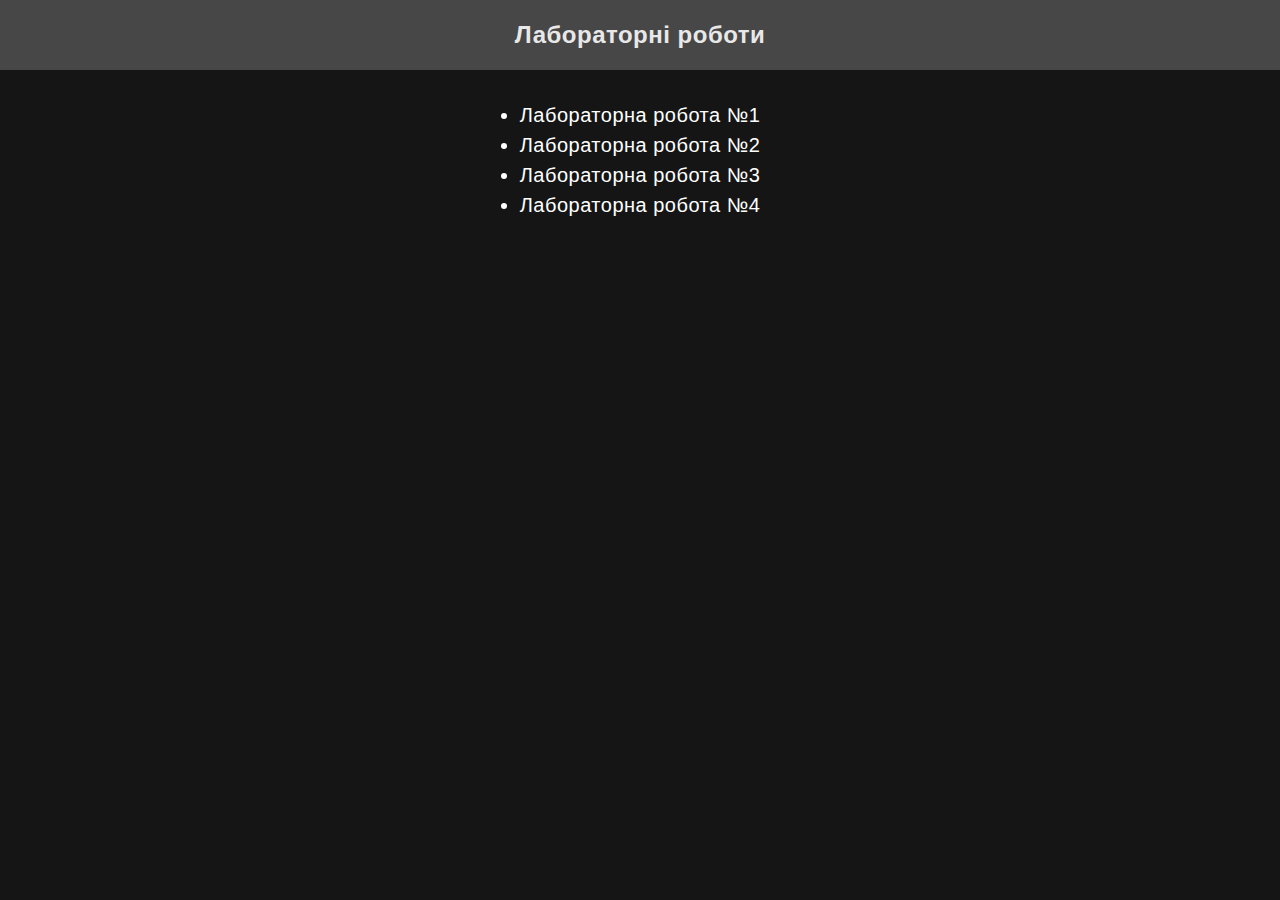
<file: index.html>
<!DOCTYPE html>
<html lang="en">
  <head>
    <meta charset="UTF-8" />
    <meta http-equiv="X-UA-Compatible" content="IE=edge" />
    <meta name="viewport" content="width=device-width, initial-scale=1.0" />
    <link rel="stylesheet" href="lab01/style.css">
    <title>WTWD</title>
  </head>
  <body>
    <h1 class="h1_index">Лабораторні роботи</h1>
    <ul class="ex_list">
      <li><a href="lab01/index.html">Лабораторна робота №1</a></li>
      <li><a href="lab02/index.html">Лабораторна робота №2</a></li>
      <li><a href="lab03/index.html">Лабораторна робота №3</a></li>
      <li><a href="lab04/index.html">Лабораторна робота №4</a></li>
    </ul>
    
  </body>
</html>
</file>
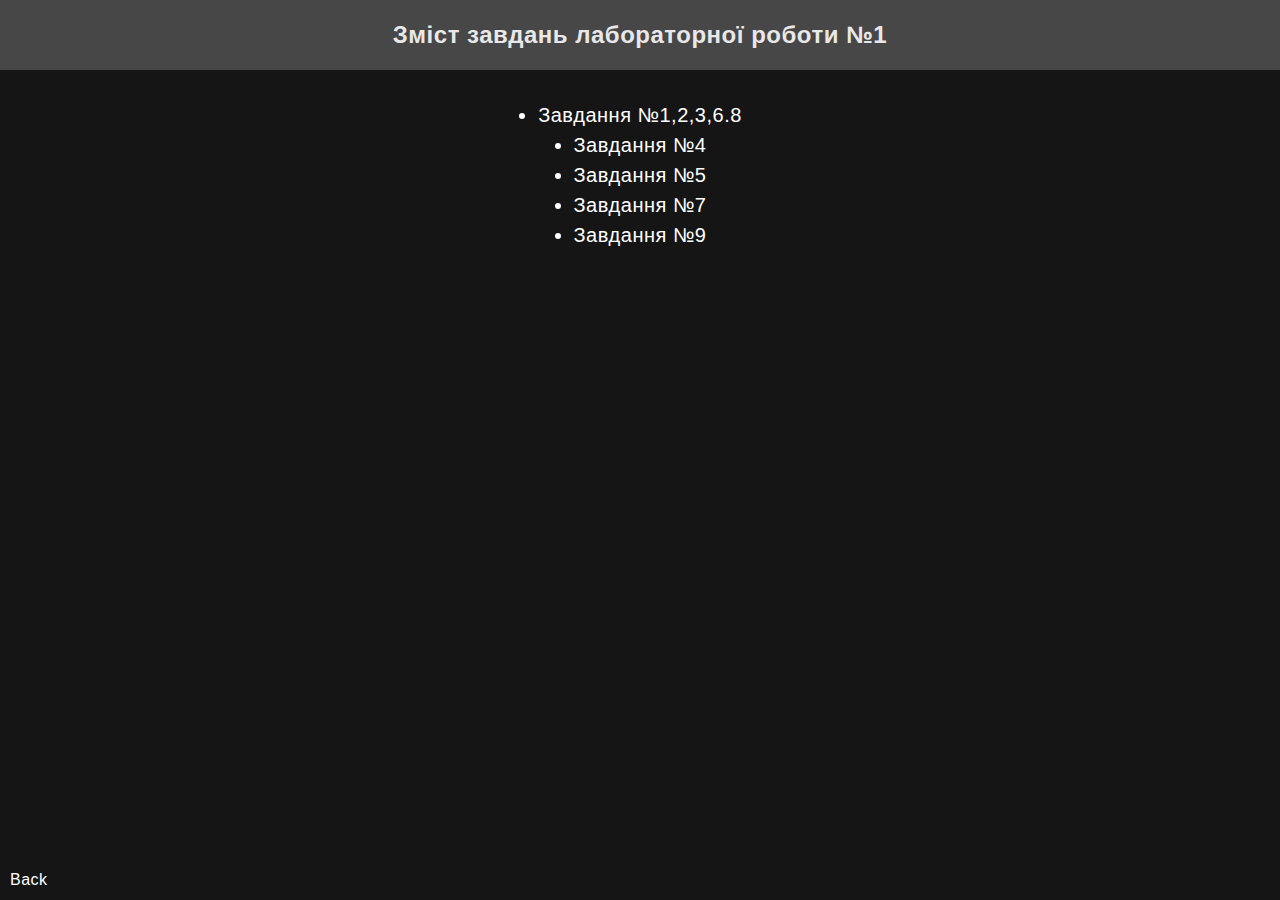
<file: lab01/index.html>
<!DOCTYPE html>
<html lang="en">
  <head>
    <meta charset="UTF-8" />
    <meta http-equiv="X-UA-Compatible" content="IE=edge" />
    <meta name="viewport" content="width=device-width, initial-scale=1.0" />
    <link rel="stylesheet" href="style.css">
    <title>Лабораторна 1</title>
  </head>
  <body>
    <a class="back" href="../index.html">Back</a>
    <h1 class="h1_index">Зміст завдань лабораторної роботи №1</h1>
    <ul class="ex_list">
      <li><a href="../lab01/ex1.html">Завдання №1,2,3,6.8</a></li>
      <li><a href="../lab01/ex2.html">Завдання №4</a></li>
      <li><a href="../lab01/ex4.html">Завдання №5</a></li>
      <li><a href="../lab01/ex3.html">Завдання №7</a></li>
      <li><a href="../lab01/ex5.html">Завдання №9</a></li>
      
    </ul>
  </body>
</html>
</file>
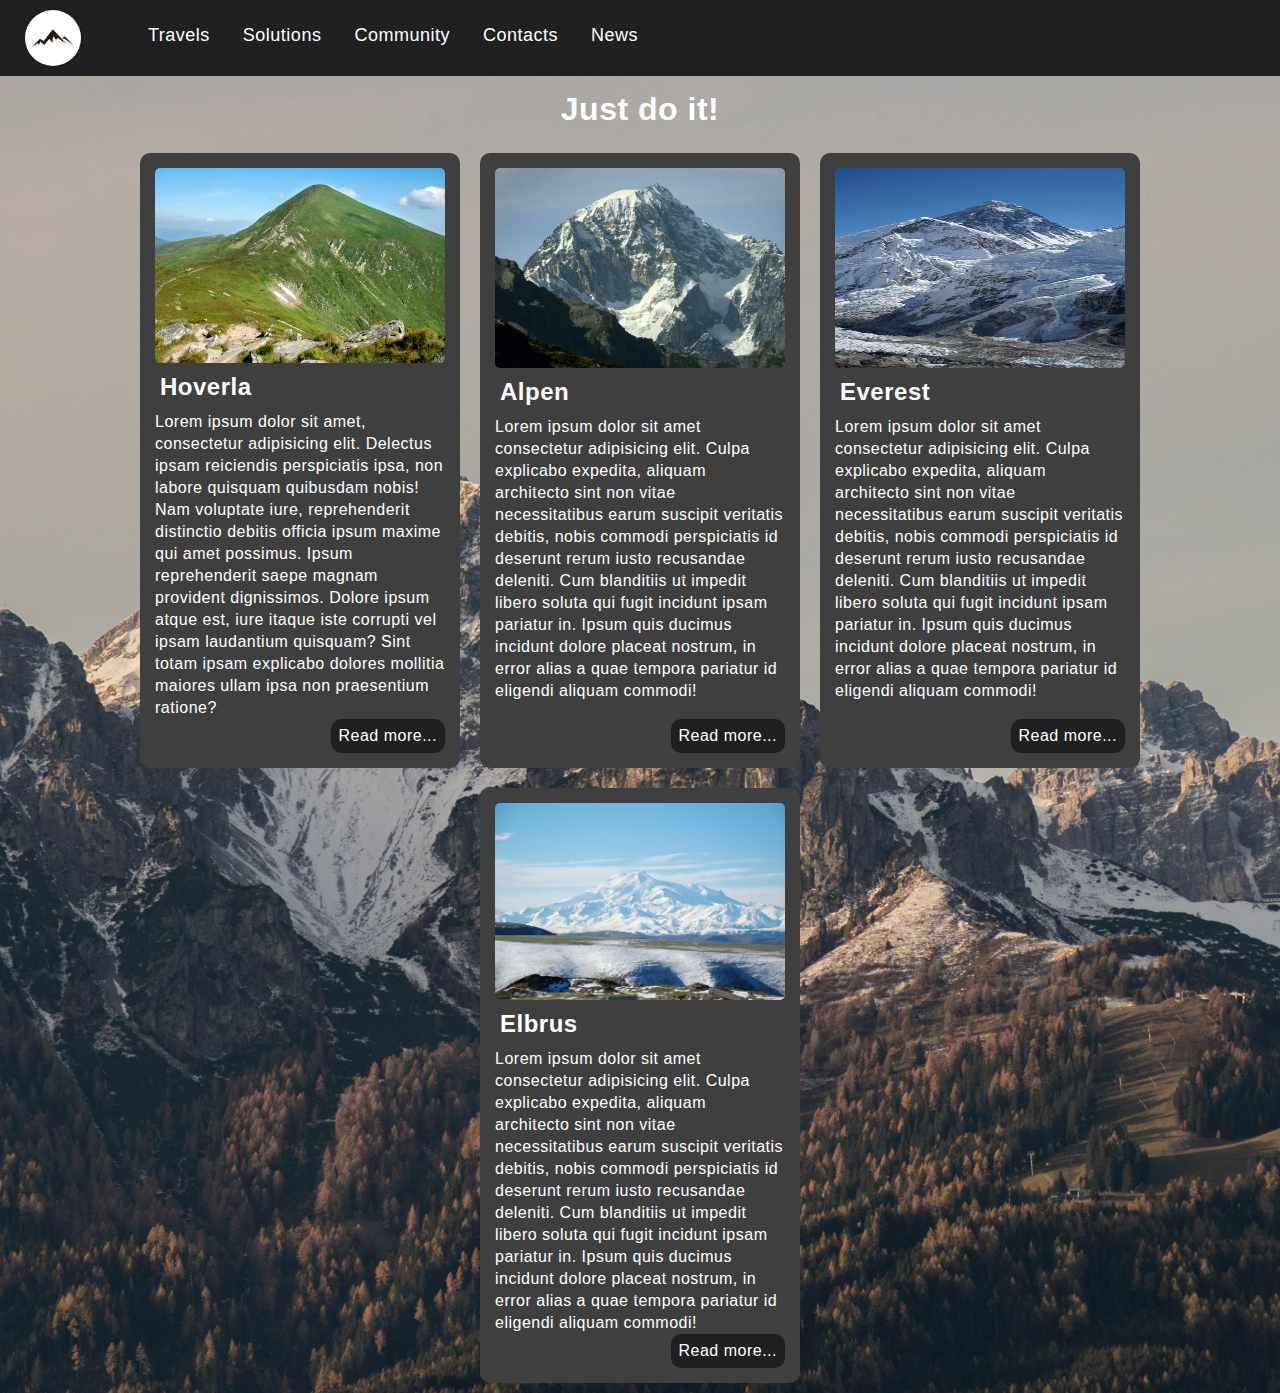
<file: lab02/index.html>
<!DOCTYPE html>
<html lang="en">
  <head>
    <meta charset="UTF-8" />
    <meta http-equiv="X-UA-Compatible" content="IE=edge" />
    <meta name="viewport" content="width=device-width, initial-scale=1.0" />
    <link rel="stylesheet" href="main.css" />
    <title>Лабораторна 2</title>
  </head>
  <body>
    <header class="header">
      <div class="container">
          <div class="header_wr">
              <div class="logo">
                <img src="b358f68da80ae87219ffc58eacd54018.jpg" alt="logo" />
              </div>
              <nav class="navigation">
                <ul class="nav_wr">
                  <li class="nav_item">Travels</li>
                  <li class="nav_item">Solutions</li>
                  <li class="nav_item">Community</li>
                  <li class="nav_item">Contacts</li>
                  <li class="nav_item">News</li>
                </ul>
              </nav>
              <div class="menu_btn">
                  <div class="menu_line"></div>
              </div>
          </div>
      </div>
    </header>
    <nav class="navigation_adapt">
        <ul class="nav_wr_a">
            <li class="nav_item_a">Travels</li>
            <li class="nav_item_a">Solutions</li>
            <li class="nav_item_a">Community</li>
            <li class="nav_item_a">Contacts</li>
            <li class="nav_item_a">News</li>
          </ul>
      </nav>
    <main class="main">
      <div class="container">
          <h1 class="main_caption">Just do it!</h1>
          
          <div class="cards_wr">
          <div class="card">
            <div class="card__img_wr">
              <img src="gora-goverla-foto3.jpg" alt="" class="card__img" />
            </div>
            <h4 class="card__caption">Hoverla</h4>
            <p class="card__info">
              Lorem ipsum dolor sit amet, consectetur adipisicing elit. Delectus ipsam reiciendis perspiciatis ipsa, non labore quisquam quibusdam nobis! Nam voluptate iure, reprehenderit distinctio debitis officia ipsum maxime qui amet possimus.
              Ipsum reprehenderit saepe magnam provident dignissimos. Dolore ipsum atque est, iure itaque iste corrupti vel ipsam laudantium quisquam? Sint totam ipsam explicabo dolores mollitia maiores ullam ipsa non praesentium ratione?
            </p>
            <div class="card__btn">
              <p>Read more...</p>
            </div>
          </div>
          <div class="card">
            <div class="card__img_wr">
              <img src="alpi.jpg" alt="" class="card__img" />
            </div>
            <h4 class="card__caption">Alpen</h4>
            <p class="card__info">
              Lorem ipsum dolor sit amet consectetur adipisicing elit. Culpa explicabo expedita, aliquam architecto sint non vitae necessitatibus earum suscipit veritatis debitis, nobis commodi perspiciatis id deserunt rerum iusto recusandae deleniti.
              Cum blanditiis ut impedit libero soluta qui fugit incidunt ipsam pariatur in. Ipsum quis ducimus incidunt dolore placeat nostrum, in error alias a quae tempora pariatur id eligendi aliquam commodi!
            </p>
            <div class="card__btn">
              <p>Read more...</p>
            </div>
          </div>
          <div class="card">
            <div class="card__img_wr">
              <img src="266px-Everest_kalapatthar.jpg" alt="" class="card__img" />
            </div>
            <h4 class="card__caption">Everest</h4>
            <p class="card__info">
              Lorem ipsum dolor sit amet consectetur adipisicing elit. Culpa explicabo expedita, aliquam architecto sint non vitae necessitatibus earum suscipit veritatis debitis, nobis commodi perspiciatis id deserunt rerum iusto recusandae deleniti.
              Cum blanditiis ut impedit libero soluta qui fugit incidunt ipsam pariatur in. Ipsum quis ducimus incidunt dolore placeat nostrum, in error alias a quae tempora pariatur id eligendi aliquam commodi!
            </p>
            <div class="card__btn">
              <p>Read more...</p>
            </div>
          </div>
          <div class="card">
            <div class="card__img_wr">
              <img src="1280px-Mount_Elbrus_May_2008.jpg" alt="" class="card__img" />
            </div>
            <h4 class="card__caption">Elbrus</h4>
            <p class="card__info">
              Lorem ipsum dolor sit amet consectetur adipisicing elit. Culpa explicabo expedita, aliquam architecto sint non vitae necessitatibus earum suscipit veritatis debitis, nobis commodi perspiciatis id deserunt rerum iusto recusandae deleniti.
              Cum blanditiis ut impedit libero soluta qui fugit incidunt ipsam pariatur in. Ipsum quis ducimus incidunt dolore placeat nostrum, in error alias a quae tempora pariatur id eligendi aliquam commodi!
            </p>
            <div class="card__btn">
              <p>Read more...</p>
            </div>
          </div>
        </div>
      </div>
    </main>
    <script src="scripte.js"></script>
  </body>
</html>
</file>
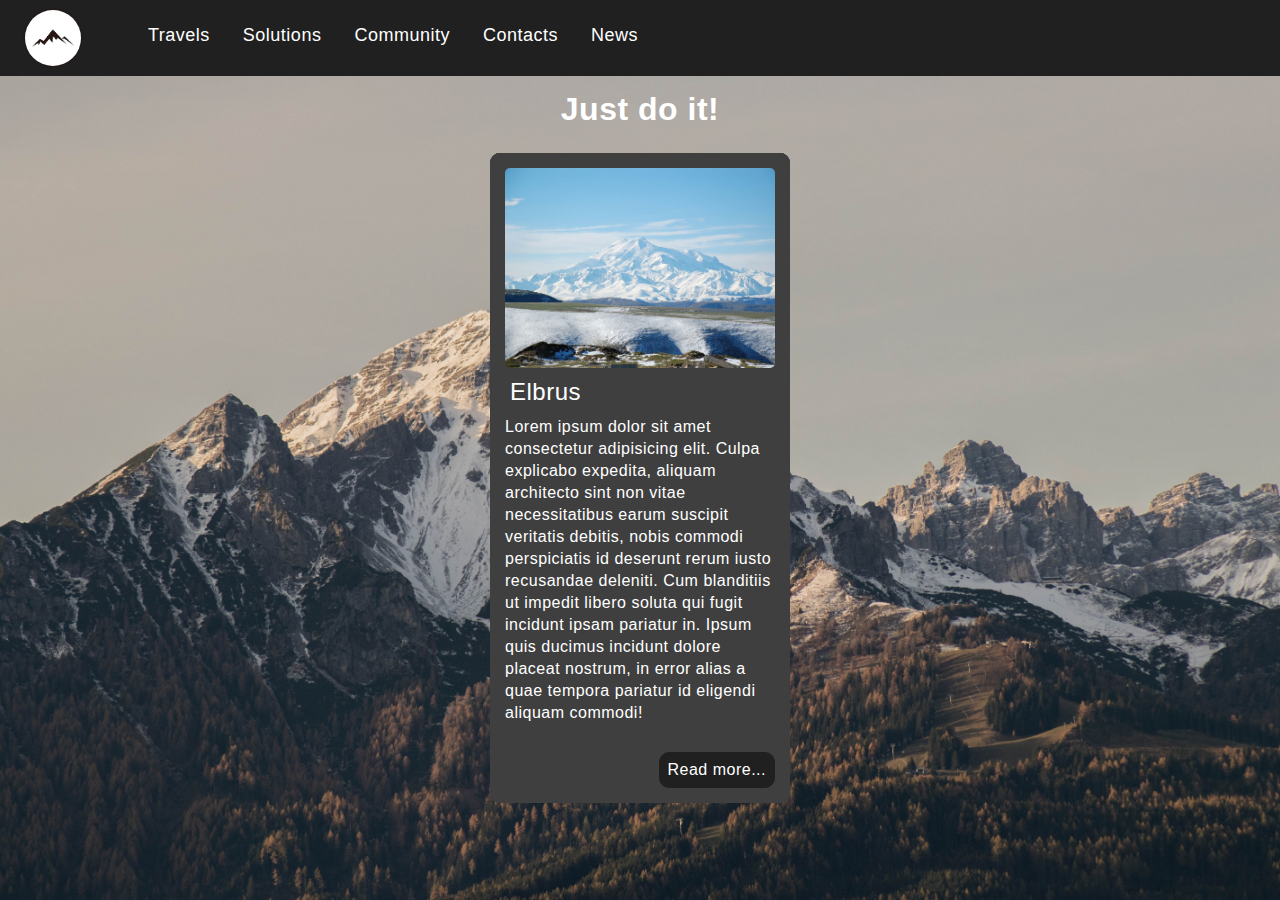
<file: lab03/index.html>
<!DOCTYPE html>
<html lang="en">
  <head>
    <meta charset="UTF-8" />
    <meta http-equiv="X-UA-Compatible" content="IE=edge" />
    <meta name="viewport" content="width=device-width, initial-scale=1.0" />
    <link rel="stylesheet" href="main.css" />
    <title>Лабораторна 3</title>
  </head>
  <body>
    <header class="header">
      <div class="container">
          <div class="header_wr">
              <div class="logo">
                <img src="b358f68da80ae87219ffc58eacd54018.jpg" alt="logo" />
              </div>
              <nav class="navigation">
                <ul class="nav_wr">
                  <li class="nav_item">Travels</li>
                  <li class="nav_item">Solutions</li>
                  <li class="nav_item">Community</li>
                  <li class="nav_item">Contacts</li>
                  <li class="nav_item">News</li>
                </ul>
              </nav>
              <div class="menu_btn">
                  <div class="menu_line"></div>
              </div>
          </div>
      </div>
    </header>
    <nav class="navigation_adapt">
        <ul class="nav_wr_a">
            <li class="nav_item_a">Travels</li>
            <li class="nav_item_a">Solutions</li>
            <li class="nav_item_a">Community</li>
            <li class="nav_item_a">Contacts</li>
            <li class="nav_item_a">News</li>
          </ul>
      </nav>
    <main class="main">
      <div class="container">
          <h1 class="main_caption">Just do it!</h1>
          
          <div class="cards_wr">
          <section class="card slide1">
            <div class="card__img_wr">
              <img src="gora-goverla-foto3.jpg" alt="" class="card__img" />
            </div>
            <article class="card__caption">Hoverla</article>
            <p class="card__info">
              Lorem ipsum dolor sit amet, consectetur adipisicing elit. Delectus ipsam reiciendis perspiciatis ipsa, non labore quisquam quibusdam nobis! Nam voluptate iure, reprehenderit distinctio debitis officia ipsum maxime qui amet possimus.
              Ipsum reprehenderit saepe magnam provident dignissimos. Dolore ipsum atque est, iure itaque iste corrupti vel ipsam laudantium quisquam? Sint totam ipsam explicabo dolores mollitia maiores ullam ipsa non praesentium ratione?
            </p>
            <div class="card__btn">
              <p>Read more...</p>
            </div>
          </section>
          <section class="card slide2">
            <div class="card__img_wr">
              <img src="alpi.jpg" alt="" class="card__img" />
            </div>
            <article class="card__caption">Alpen</article>
            <p class="card__info">
              Lorem ipsum dolor sit amet consectetur adipisicing elit. Culpa explicabo expedita, aliquam architecto sint non vitae necessitatibus earum suscipit veritatis debitis, nobis commodi perspiciatis id deserunt rerum iusto recusandae deleniti.
              Cum blanditiis ut impedit libero soluta qui fugit incidunt ipsam pariatur in. Ipsum quis ducimus incidunt dolore placeat nostrum, in error alias a quae tempora pariatur id eligendi aliquam commodi!
            </p>
            <div class="card__btn">
              <p>Read more...</p>
            </div>
          </section>
          <section class="card slide3">
            <div class="card__img_wr">
              <img src="266px-Everest_kalapatthar.jpg" alt="" class="card__img" />
            </div>
            <article class="card__caption">Everest</article>
            <p class="card__info">
              Lorem ipsum dolor sit amet consectetur adipisicing elit. Culpa explicabo expedita, aliquam architecto sint non vitae necessitatibus earum suscipit veritatis debitis, nobis commodi perspiciatis id deserunt rerum iusto recusandae deleniti.
              Cum blanditiis ut impedit libero soluta qui fugit incidunt ipsam pariatur in. Ipsum quis ducimus incidunt dolore placeat nostrum, in error alias a quae tempora pariatur id eligendi aliquam commodi!
            </p>
            <div class="card__btn">
              <p>Read more...</p>
            </div>
          </section>
          <section class="card slide4">
            <div class="card__img_wr">
              <img src="1280px-Mount_Elbrus_May_2008.jpg" alt="" class="card__img" />
            </div>
            <article class="card__caption">Elbrus</article>
            <p class="card__info">
              Lorem ipsum dolor sit amet consectetur adipisicing elit. Culpa explicabo expedita, aliquam architecto sint non vitae necessitatibus earum suscipit veritatis debitis, nobis commodi perspiciatis id deserunt rerum iusto recusandae deleniti.
              Cum blanditiis ut impedit libero soluta qui fugit incidunt ipsam pariatur in. Ipsum quis ducimus incidunt dolore placeat nostrum, in error alias a quae tempora pariatur id eligendi aliquam commodi!
            </p>
            <div class="card__btn">
              <p>Read more...</p>
            </div>
          </div>
        </div>
      </div>
    </main>
    <script src="scripte.js"></script>
  </body>
</html>
</file>
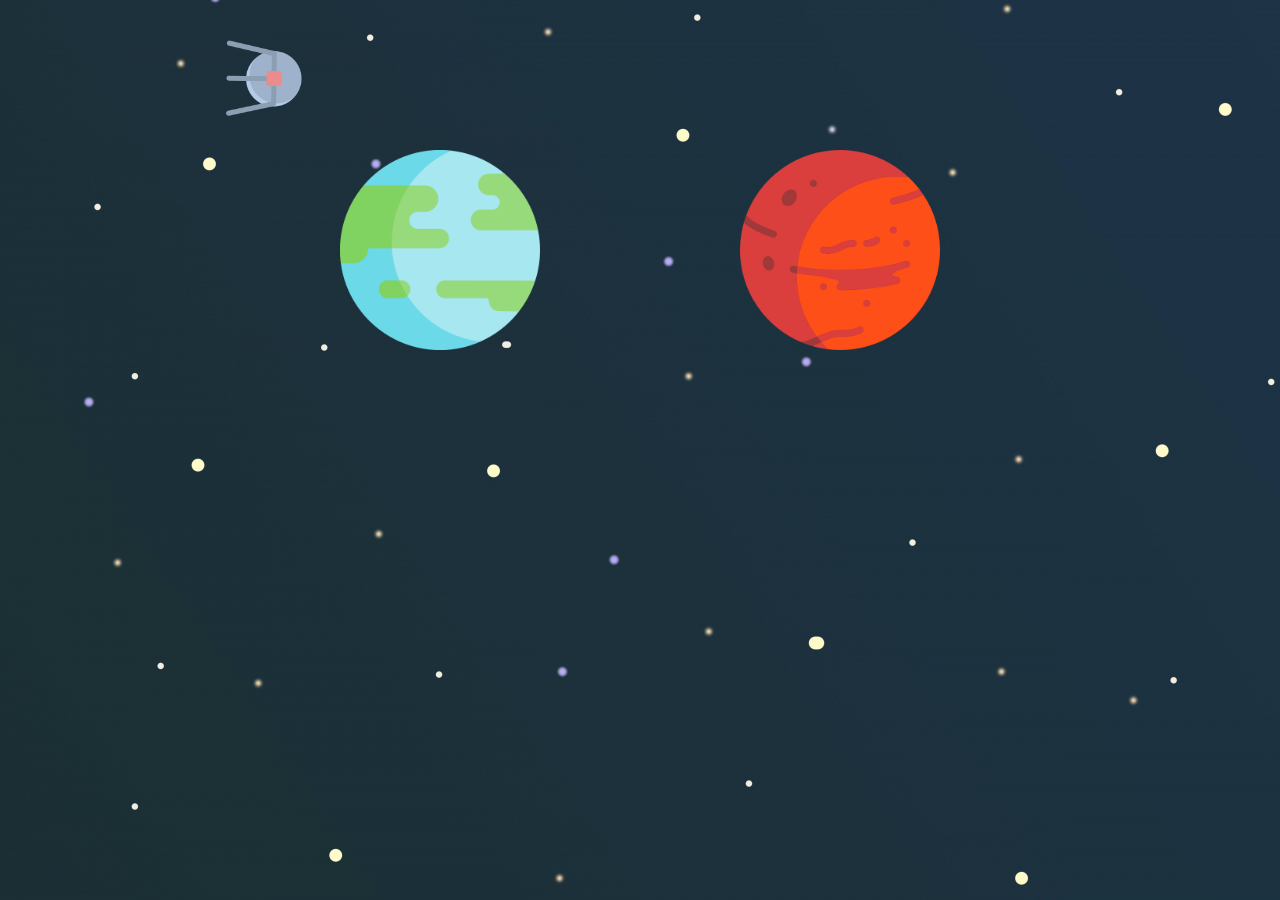
<file: lab04/index.html>
<!DOCTYPE html>
<html lang="en">
<head>
    <meta charset="UTF-8">
    <meta http-equiv="X-UA-Compatible" content="IE=edge">
    <meta name="viewport" content="width=device-width, initial-scale=1.0">
    <link rel="stylesheet" href="style.css">
    <title>Lab04</title>
</head>
<body>
    <div class="container">
        <img class="earth" src="earth.png" alt="">
        <img class="mars" src="mars.png" alt="">
        <img class="sputnik" src="sputnik.png" alt="">
    </div>
</body>
</html>
</file>
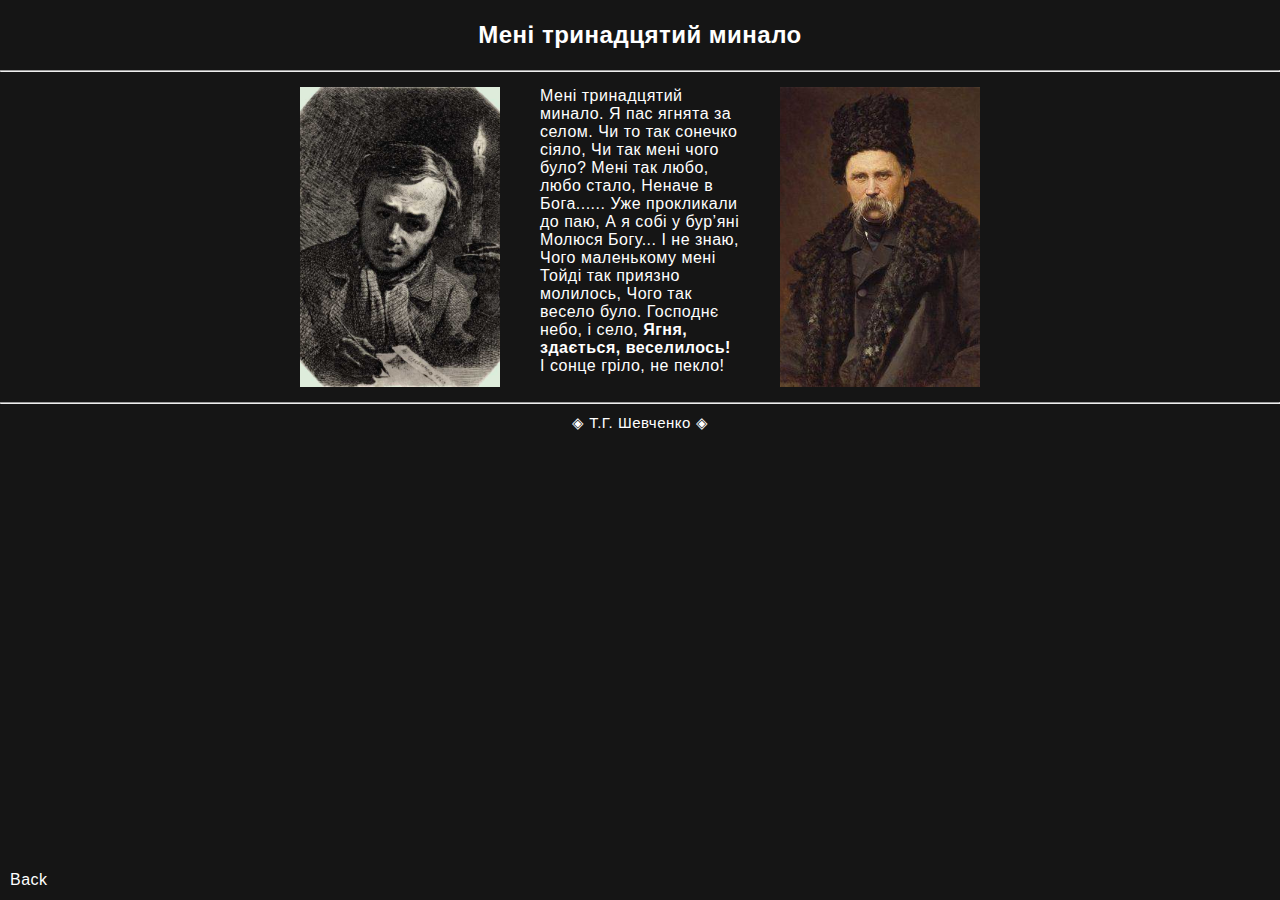
<file: lab01/ex1.html>
<!DOCTYPE html>
<html lang="en">
  <head>
    <meta charset="UTF-8" />
    <meta http-equiv="X-UA-Compatible" content="IE=edge" />
    <meta name="viewport" content="width=device-width, initial-scale=1.0" />
    <link rel="stylesheet" href="style.css" />
    <title>Лабораторна 1</title>
  </head>
  <body>
      <a class="back" href="/index.html">Back</a>
    <div class="poem_wr">
      <h1 class="poem_caption">Мені тринадцятий минало</h1>
      <hr />
      <div class="poem_pic_wr">
        <div class="poem_pic">
          <img src="060a.jpg" alt="pic1" />
        </div>
        <p class="poem">
          Мені тринадцятий минало. Я пас ягнята за селом. Чи то так сонечко
          сіяло, Чи так мені чого було? Мені так любо, любо стало, Неначе в
          Бога...... Уже прокликали до паю, А я собі у бур’яні Молюся Богу... І
          не знаю, Чого маленькому мені Тойді так приязно молилось, Чого так
          весело було. Господнє небо, і село,
          <strong>Ягня, здається, веселилось!</strong> І сонце гріло, не пекло!
        </p>
        <div class="poem_pic">
          <img src="tg2.jpg" alt="pic2" />
        </div>
      </div>

      <hr />
      <a href="https://ru.wikipedia.org/wiki/%D0%A8%D0%B5%D0%B2%D1%87%D0%B5%D0%BD%D0%BA%D0%BE,_%D0%A2%D0%B0%D1%80%D0%B0%D1%81_%D0%93%D1%80%D0%B8%D0%B3%D0%BE%D1%80%D1%8C%D0%B5%D0%B2%D0%B8%D1%87" target="_blank" class="poem_author">&#9672; Т.Г. Шевченко &#9672;</a>
    </div>

  </body>
</html>
</file>
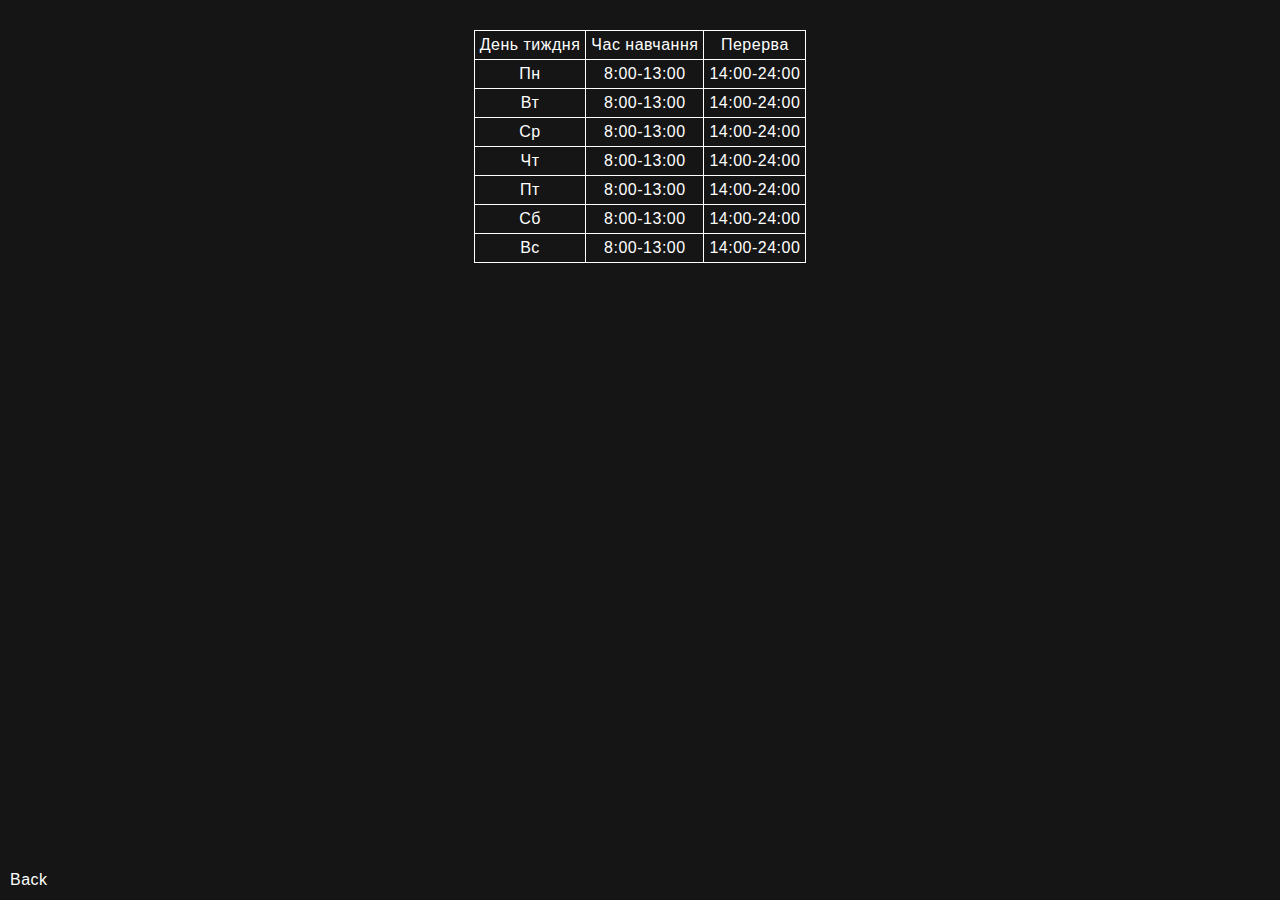
<file: lab01/ex2.html>
<!DOCTYPE html>
<html lang="en">
  <head>
    <meta charset="UTF-8" />
    <meta http-equiv="X-UA-Compatible" content="IE=edge" />
    <meta name="viewport" content="width=device-width, initial-scale=1.0" />
    <link rel="stylesheet" href="style.css" />
    <title>Лабораторна 1</title>
  </head>
  <body>
    <a class="back" href="/index.html">Back</a>
    <div class="table_wr">
        <table class="table">
            
                <tr>
                    <td>День тиждня</td>
                    <td>Час навчання</td>
                    <td>Перерва</td>
                </tr>
            
            
                <tr>
                    <td>Пн</td>
                    <td>8:00-13:00</td>
                    <td>14:00-24:00</td>
                </tr>
                
                <tr>
                    <td>Вт</td>
                    <td>8:00-13:00</td>
                    <td>14:00-24:00</td>
                </tr>
                
                <tr>
                    <td>Ср</td>
                    <td>8:00-13:00</td>
                    <td>14:00-24:00</td>
                </tr>
                
                <tr>
                    <td>Чт</td>
                    <td>8:00-13:00</td>
                    <td>14:00-24:00</td>
                </tr>
                
                <tr>
                    <td>Пт</td>
                    <td>8:00-13:00</td>
                    <td>14:00-24:00</td>
                </tr>
                
                <tr>
                    <td>Сб</td>
                    <td>8:00-13:00</td>
                    <td>14:00-24:00</td>
                </tr>
                
                <tr>
                    <td>Вс</td>
                    <td>8:00-13:00</td>
                    <td>14:00-24:00</td>
                </tr>
            
        </table>
    </div>

  </body>
</html>
</file>
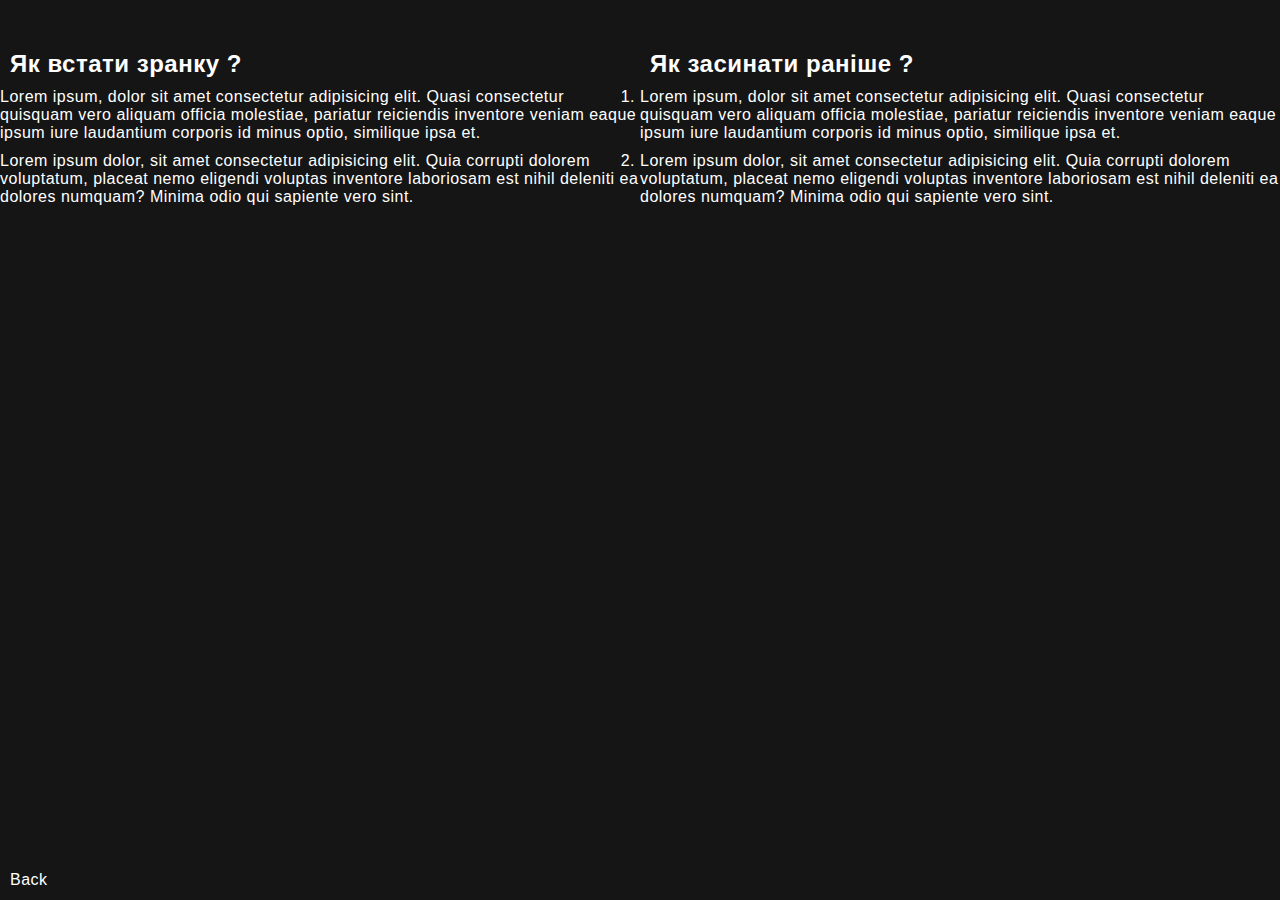
<file: lab01/ex3.html>
<!DOCTYPE html>
<html lang="en">
  <head>
    <meta charset="UTF-8" />
    <meta http-equiv="X-UA-Compatible" content="IE=edge" />
    <meta name="viewport" content="width=device-width, initial-scale=1.0" />
    <link rel="stylesheet" href="style.css" />
    <title>Лабораторна 1</title>
  </head>
  <body>
    <a class="back" href="/index.html">Back</a>
    <div class="how_stand_up">
        <div>
            <h2 class="how_stand_up__caption">
                Як встати зранку ?
            </h2>
            <ul class="how_stand_up__list">
                <li class="how_stand_up__list_item">
    Lorem ipsum, dolor sit amet consectetur adipisicing elit. Quasi consectetur quisquam vero aliquam officia molestiae, pariatur reiciendis inventore veniam eaque ipsum iure laudantium corporis id minus optio, similique ipsa et.
                </li>
                <li class="how_stand_up__list_item">
                    Lorem ipsum dolor, sit amet consectetur adipisicing elit. Quia corrupti dolorem voluptatum, placeat nemo eligendi voluptas inventore laboriosam est nihil deleniti ea dolores numquam? Minima odio qui sapiente vero sint.
                </li>
            </ul>
        </div>
        <div>
            <h2 class="how_stand_up__caption">
                Як засинати раніше ?
            </h2>
            <ol class="how_stand_up__list">
                <li class="how_stand_up__list_item">
    Lorem ipsum, dolor sit amet consectetur adipisicing elit. Quasi consectetur quisquam vero aliquam officia molestiae, pariatur reiciendis inventore veniam eaque ipsum iure laudantium corporis id minus optio, similique ipsa et.
                </li>
                <li class="how_stand_up__list_item">
                    Lorem ipsum dolor, sit amet consectetur adipisicing elit. Quia corrupti dolorem voluptatum, placeat nemo eligendi voluptas inventore laboriosam est nihil deleniti ea dolores numquam? Minima odio qui sapiente vero sint.
                </li>
            </ol>
        </div>
    </div>
  </body>
</html>
</file>
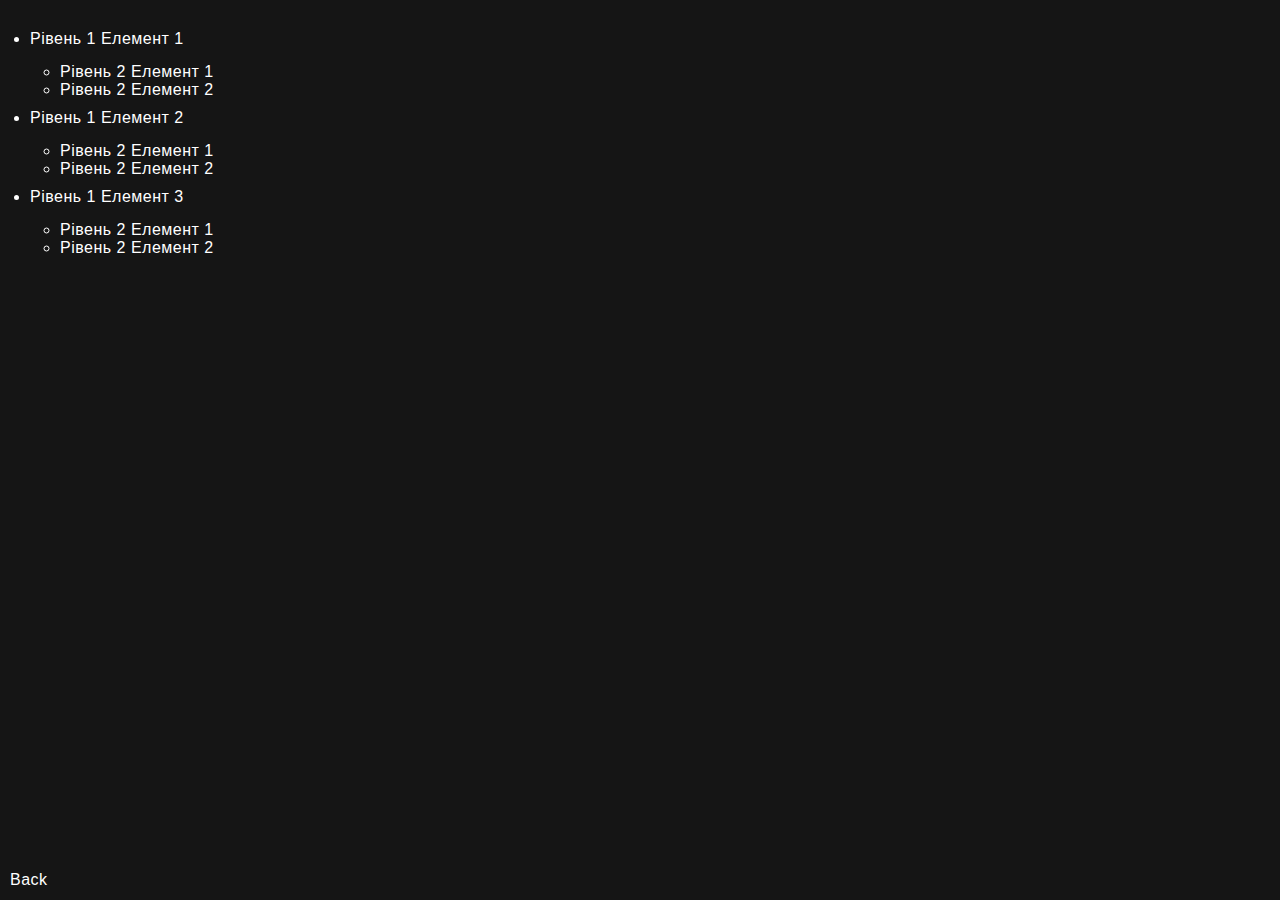
<file: lab01/ex4.html>
<!DOCTYPE html>
<html lang="en">
  <head>
    <meta charset="UTF-8" />
    <meta http-equiv="X-UA-Compatible" content="IE=edge" />
    <meta name="viewport" content="width=device-width, initial-scale=1.0" />
    <link rel="stylesheet" href="style.css" />
    <title>Лабораторна 1</title>
  </head>
  <body>
    <a class="back" href="/index.html">Back</a>
    <ul class="f_l">
      <li>
        Рівень 1 Елемент 1
        <ul>
          <li>Рівень 2 Елемент 1</li>
          <li>Рівень 2 Елемент 2</li>
        </ul>
      </li>
      <li>
        Рівень 1 Елемент 2
        <ul>
          <li>Рівень 2 Елемент 1</li>
          <li>Рівень 2 Елемент 2</li>
        </ul>
      </li>
      <li>
        Рівень 1 Елемент 3
        <ul>
          <li>Рівень 2 Елемент 1</li>
          <li>Рівень 2 Елемент 2</li>
        </ul>
      </li>
    </ul>
  </body>
</html>
</file>
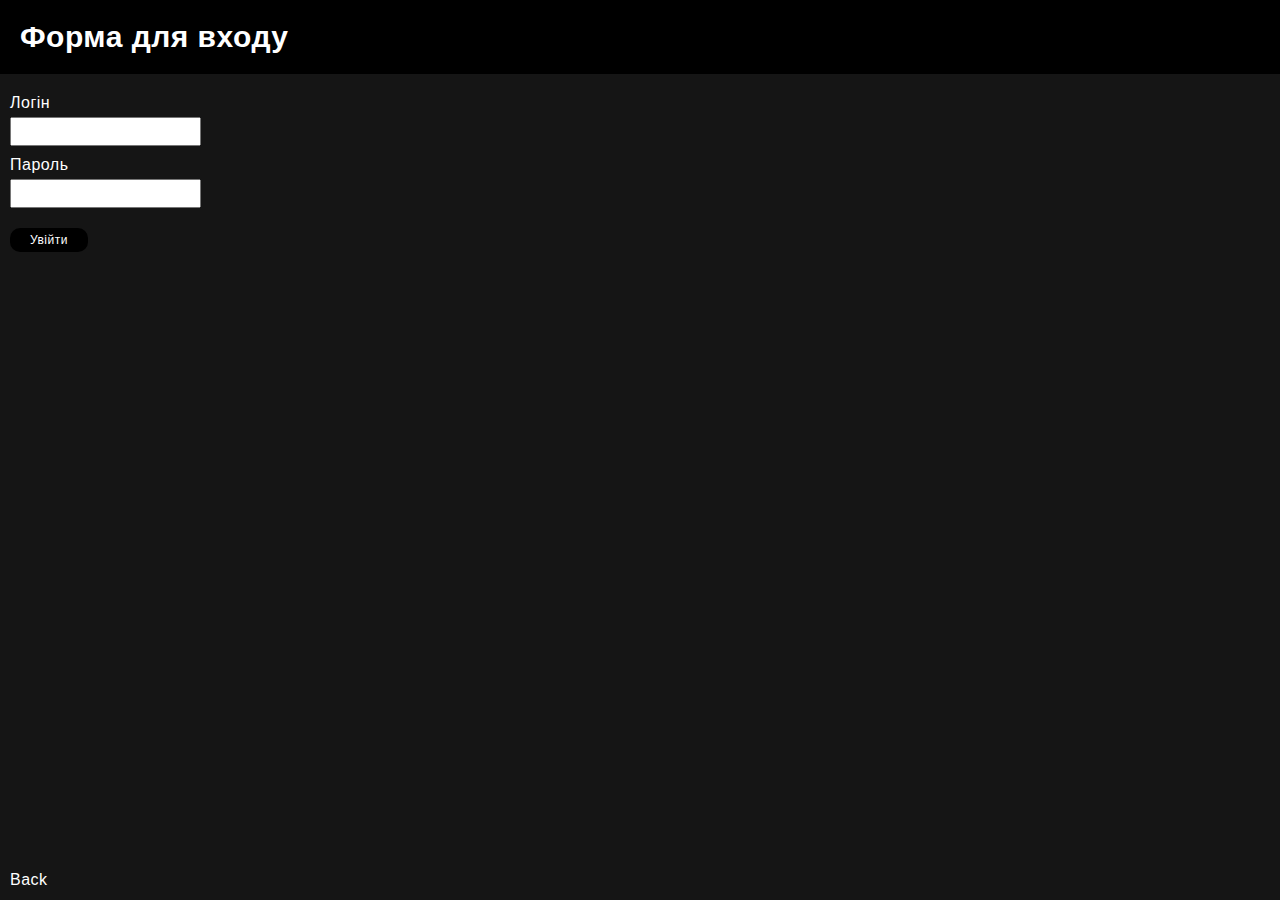
<file: lab01/ex5.html>
<!DOCTYPE html>
<html lang="en">
  <head>
    <meta charset="UTF-8" />
    <meta http-equiv="X-UA-Compatible" content="IE=edge" />
    <meta name="viewport" content="width=device-width, initial-scale=1.0" />
    <link rel="stylesheet" href="style.css" />
    <title>Лабораторна 1</title>
  </head>
  <body>
    <a class="back" href="/index.html">Back</a>
    <form class="form">
        <h1 class="form__caption">Форма для входу</h1>
        <div class="form_inputs_wr">
            <label class="label_in">
                <p>Логін</p>
                <input class="inp" type="text" name="login">
            </label>
            <label class="label_in">
                <p>Пароль</p>
                <input class="inp" type="text" name="password">
            </label>
            <button class="submit" type="submit">Увійти</button>
        </div>
    </form>
  </body>
</html>
</file>
<file: lab01/style.css>
* {
  margin: 0;
  padding: 0;
  box-sizing: border-box;
}
body {
  font-family: Arial, Helvetica, sans-serif;
  letter-spacing: 0.5px;
  color: white;
  background-color: rgba(0, 0, 0, 0.918);
}
a {
  text-decoration: none;
  color: white;
  border-bottom: 1px solid rgba(255, 255, 255, 0);
  transition: all 0.2s;
}
a:hover {
  border-bottom: 1px solid rgb(255, 255, 255);
}
.h1_index {
  font-size: 24px;
  padding: 30px;
  background-color: rgb(71, 71, 71);
  line-height: 10px;
  text-align: center;
  color: rgb(233, 232, 232);
}
.ex_list {
  display: flex;
  flex-direction: column;
  align-items: center;
  margin: 30px auto;
  font-size: 20px;
  line-height: 30px;
  color: white;
}
hr {
  width: 100%;
}
.poem {
  max-width: 200px;
  margin: 15px 0;
}
.poem_caption {
  font-size: 24px;
  line-height: 30px;
  margin: 20px;
}
.poem_wr {
  display: flex;
  flex-direction: column;
  align-items: center;
}
.poem_author {
  margin-top: 10px;
  font-size: 15px;
}

.poem_pic {
  height: 300px;
  width: 200px;
  margin: 15px 40px;
}
.poem_pic_wr {
  display: flex;
}

img {
  width: 100%;
  height: 100%;
  object-fit: cover;
}
.table_wr{
    display: flex;
    margin-top: 30px;
    justify-content: center;
}
table {

  border-collapse: collapse;
  border: 1px solid white;
}

td {
  text-align: center;
  border: 1px solid white;
  padding: 5px;
}
.how_stand_up{
    display: flex;
    justify-content: space-around;
    margin-top: 50px;
}
.how_stand_up__caption{
    
    margin-left: 10px;
}
.how_stand_up__list_item{
    
    max-width: 700px;
    margin: 10px 0;
}

.back{
    position: absolute;
    bottom: 10px;
    left: 10px;
}
.f_l{
    margin: 30px;
}
li ul{
    margin: 15px 0 10px 30px;
}

.form__caption{
    font-size: 30px;
    padding: 20px;
    background-color: black;
}

.form_inputs_wr{
    max-width: 300px;
    padding: 10px;
}
.label_in{
    margin-top: 10px;
    display: block;
}

.label_in p{
    margin-bottom: 5px;
}
.inp{
    padding: 5px;
}
.submit{
    padding: 5px 20px;
    margin-top: 20px;
    font-size: 12px;
    letter-spacing: 0.5px;
    font-weight: 500;
    background-color: black;
    color: white;
    outline: none;
    border: none;
    border-radius: 10px;
    cursor: pointer;
}
</file>
<file: lab02/main.css>
* {
  margin: 0;
  padding: 0;
  box-sizing: border-box;
}

li {
  list-style-type: none;
}

body {
  letter-spacing: 0.5px;
  font-family: Arial, Helvetica, sans-serif;
  color: white;
}
body.active {
  overflow: hidden;
}

.container {
  max-width: 1400px;
  width: 100%;
  margin: 0 auto;
  padding: 0 15px;
}

.header {
  position: absolute;
  width: 100%;
  background-color: #202020;
  z-index: 100;
}
.header .header_wr {
  display: flex;
  padding: 0.5em;
  align-items: center;
}
.header .header_wr .logo {
  width: 60px;
  height: 60px;
  cursor: pointer;
  border-radius: 50%;
  overflow: hidden;
  border: 2px solid #25161167;
}
.header .header_wr .logo img {
  width: 100%;
  height: 100%;
}

.navigation {
  margin-left: 60px;
  width: 100%;
  max-width: 500px;
  display: flex;
  align-items: center;
  font-size: 18px;
}

.nav_wr {
  display: flex;
  justify-content: space-between;
  flex: 1;
}
.nav_wr .nav_item {
  padding: 0 5px;
  cursor: pointer;
  transition: 0.5s;
  padding-bottom: 5px;
  border-bottom: 1px solid rgba(255, 255, 255, 0);
}
.nav_wr .nav_item:hover {
  border-bottom: 1px solid white;
}

.main {
  background-image: url("alin-andersen-f0SgAs27BYI-unsplash.jpg");
  background-position: center;
  background-repeat: no-repeat;
  background-size: cover;
  padding-top: 76px;
  min-height: 100vh;
}
.main .main_caption {
  padding: 15px 0;
  text-align: center;
}

.cards_wr {
  display: flex;
  flex-wrap: wrap;
  justify-content: center;
}
.cards_wr .card {
  padding: 15px;
  margin: 10px;
  border-radius: 10px;
  max-width: 320px;
  background-color: #3f3f3f;
  display: flex;
  flex-direction: column;
  transition: 0.5s;
}
.cards_wr .card__caption {
  margin: 10px 5px;
  font-size: 24px;
}
.cards_wr .card__info {
  line-height: 22px;
}
.cards_wr .card__btn {
  cursor: pointer;
  margin-top: auto;
  align-self: flex-end;
  background-color: #202020;
  padding: 0.5em;
  border-radius: 10px;
}
.cards_wr .card:hover {
  transform: scale(1.02);
  box-shadow: 0px 0px 15px 10px rgba(0, 0, 0, 0.2);
}
.cards_wr .card__img_wr {
  max-height: 200px;
  height: 100%;
  border-radius: 5px;
  overflow: hidden;
}
.cards_wr .card__img_wr img {
  width: 100%;
  height: 100%;
}

.navigation_adapt {
  position: absolute;
  transform: translateY(-969px);
  top: 76px;
  left: 0;
  bottom: 0;
  right: 0;
  display: flex;
  justify-content: center;
  background-color: rgba(0, 0, 0, 0.712);
  transition: 0.5s;
}
.navigation_adapt .nav_item_a {
  margin: 15px;
  font-size: 24px;
  cursor: pointer;
  text-align: center;
  padding-bottom: 5px;
  border-bottom: 1px solid rgba(255, 255, 255, 0);
  transition: 0.5s;
}
.navigation_adapt .nav_item_a:hover {
  border-bottom: 1px solid white;
}
.navigation_adapt.active {
  transform: translateY(0px);
}

.menu_btn {
  width: 30px;
  height: 20px;
  display: none;
  cursor: pointer;
  position: relative;
}
.menu_btn .menu_line {
  width: 30px;
  height: 1px;
  background-color: white;
  position: absolute;
  top: 10px;
  transition: 0.3s;
}
.menu_btn .menu_line::before, .menu_btn .menu_line::after {
  content: "";
  width: 30px;
  height: 1px;
  background-color: white;
  position: absolute;
  transition: 0.5s;
}
.menu_btn .menu_line::before {
  top: -10px;
}
.menu_btn .menu_line::after {
  bottom: -10px;
}

.menu_btn.active .menu_line {
  background-color: rgba(255, 255, 255, 0);
}

.menu_btn.active .menu_line::before {
  transform: translate(0, 10px) rotate(45deg);
}

.menu_btn.active .menu_line::after {
  transform: translate(0, -10px) rotate(135deg);
}

@media (max-width: 685px) {
  .navigation {
    display: none;
  }

  .header_wr {
    justify-content: space-between;
  }

  .menu_btn {
    display: block;
  }
}/*# sourceMappingURL=main.css.map */
</file>
<file: lab03/main.css>
* {
  margin: 0;
  padding: 0;
  box-sizing: border-box;
}

li {
  list-style-type: none;
}

body {
  letter-spacing: 0.5px;
  font-family: Arial, Helvetica, sans-serif;
  color: white;
}
body.active {
  overflow: hidden;
}

.container {
  max-width: 1400px;
  width: 100%;
  margin: 0 auto;
  padding: 0 15px;
}

.header {
  position: absolute;
  width: 100%;
  background-color: #202020;
  z-index: 100;
}
.header .header_wr {
  display: flex;
  padding: 0.5em;
  align-items: center;
}
.header .header_wr .logo {
  width: 60px;
  height: 60px;
  cursor: pointer;
  border-radius: 50%;
  overflow: hidden;
  border: 2px solid #25161167;
}
.header .header_wr .logo img {
  width: 100%;
  height: 100%;
}

.navigation {
  margin-left: 60px;
  width: 100%;
  max-width: 500px;
  display: flex;
  align-items: center;
  font-size: 18px;
}

.nav_wr {
  display: flex;
  justify-content: space-between;
  flex: 1;
}
.nav_wr .nav_item {
  padding: 0 5px;
  cursor: pointer;
  transition: 0.5s;
  padding-bottom: 5px;
  border-bottom: 1px solid rgba(255, 255, 255, 0);
}
.nav_wr .nav_item:hover {
  border-bottom: 1px solid white;
}

.main {
  background-image: url("alin-andersen-f0SgAs27BYI-unsplash.jpg");
  background-position: center;
  background-repeat: no-repeat;
  background-size: cover;
  padding-top: 76px;
  min-height: 100vh;
}
.main .main_caption {
  padding: 15px 0;
  text-align: center;
}

.cards_wr {
  width: 320px;
  height: 670px;
  overflow: hidden;
  margin: 0 auto;
  position: relative;
  z-index: 1;
}
.cards_wr:hover > .card {
  -webkit-animation-play-state: paused;
          animation-play-state: paused;
}
.cards_wr .card {
  padding: 15px;
  margin: 10px;
  border-radius: 10px;
  position: absolute;
  width: 300px;
  background-color: #3f3f3f;
  display: flex;
  flex-direction: column;
  height: 650px;
  transition: 0.5s;
  -webkit-animation-name: slide;
          animation-name: slide;
  -webkit-animation-duration: 10s;
          animation-duration: 10s;
  -webkit-animation-timing-function: linear;
          animation-timing-function: linear;
  -webkit-animation-iteration-count: infinite;
          animation-iteration-count: infinite;
}
.cards_wr .card__caption {
  margin: 10px 5px;
  font-size: 24px;
}
.cards_wr .card__info {
  line-height: 22px;
}
.cards_wr .card__btn {
  cursor: pointer;
  margin-top: auto;
  align-self: flex-end;
  background-color: #202020;
  border: 1px solid #202020;
  padding: 0.5em;
  border-radius: 10px;
  transition: 0.5s;
}
.cards_wr .card__btn:hover {
  background-color: rgba(51, 51, 51, 0.9);
  -webkit-animation-play-state: paused;
          animation-play-state: paused;
}
.cards_wr .card:hover {
  transform: scale(1.02);
  box-shadow: 0px 0px 15px 10px rgba(0, 0, 0, 0.2);
}
.cards_wr .card__img_wr {
  max-height: 200px;
  height: 100%;
  border-radius: 5px;
  overflow: hidden;
}
.cards_wr .card__img_wr img {
  width: 100%;
  height: 100%;
}

.navigation_adapt {
  position: absolute;
  transform: translateY(-969px);
  top: 76px;
  left: 0;
  bottom: 0;
  right: 0;
  display: flex;
  justify-content: center;
  z-index: 10;
  background-color: #202020;
  transition: 0.5s;
}
.navigation_adapt .nav_item_a {
  margin: 15px;
  font-size: 24px;
  cursor: pointer;
  text-align: center;
  padding-bottom: 5px;
  border-bottom: 1px solid rgba(255, 255, 255, 0);
  transition: 0.5s;
}
.navigation_adapt .nav_item_a:hover {
  border-bottom: 1px solid white;
}
.navigation_adapt.active {
  transform: translateY(0px);
}

.menu_btn {
  width: 30px;
  height: 20px;
  display: none;
  cursor: pointer;
  position: relative;
}
.menu_btn .menu_line {
  width: 30px;
  height: 1px;
  background-color: white;
  position: absolute;
  top: 10px;
  transition: 0.3s;
}
.menu_btn .menu_line::before, .menu_btn .menu_line::after {
  content: "";
  width: 30px;
  height: 1px;
  background-color: white;
  position: absolute;
  transition: 0.5s;
}
.menu_btn .menu_line::before {
  top: -10px;
}
.menu_btn .menu_line::after {
  bottom: -10px;
}

.menu_btn.active .menu_line {
  background-color: rgba(255, 255, 255, 0);
}

.menu_btn.active .menu_line::before {
  transform: translate(0, 10px) rotate(45deg);
}

.menu_btn.active .menu_line::after {
  transform: translate(0, -10px) rotate(135deg);
}

.slide1 {
  -webkit-animation-delay: 7.5s;
          animation-delay: 7.5s;
}

.slide2 {
  -webkit-animation-delay: 5s;
          animation-delay: 5s;
}

.slide3 {
  -webkit-animation-delay: 2.5s;
          animation-delay: 2.5s;
}

.slide4 {
  -webkit-animation-delay: 0s;
          animation-delay: 0s;
}

@-webkit-keyframes slide {
  from {
    top: 0;
    left: 0;
  }
  12.5% {
    transform: translate(0px, 0px);
  }
  25% {
    transform: translate(-320px, 0);
  }
  36% {
    transform: translate(-320px, 670px);
  }
  37% {
    transform: translate(320px, 670px);
  }
  87.5% {
    transform: translate(320px, 0);
  }
  to {
    transform: 0px, 0px;
  }
}

@keyframes slide {
  from {
    top: 0;
    left: 0;
  }
  12.5% {
    transform: translate(0px, 0px);
  }
  25% {
    transform: translate(-320px, 0);
  }
  36% {
    transform: translate(-320px, 670px);
  }
  37% {
    transform: translate(320px, 670px);
  }
  87.5% {
    transform: translate(320px, 0);
  }
  to {
    transform: 0px, 0px;
  }
}
@media (max-width: 685px) {
  .navigation {
    display: none;
  }

  .header_wr {
    justify-content: space-between;
  }

  .menu_btn {
    display: block;
  }
}/*# sourceMappingURL=main.css.map */
</file>
<file: lab04/style.css>
* {
  margin: 0;
  padding: 0;
  box-sizing: border-box;
}

body {
  background-image: url(VeOtaP.jpg);
}

.container {
  position: relative;
  display: flex;
  max-width: 800px;
  margin: 0 auto;
  height: 500px;
  justify-content: space-between;
  padding: 100px;
  margin-top: 50px;
}

.mars, .earth {
  width: 200px;
  height: 200px;
}

.mars {
  -webkit-animation: rotate 80s linear infinite;
          animation: rotate 80s linear infinite;
}

.earth {
  -webkit-animation: rotate 18s linear infinite;
          animation: rotate 18s linear infinite;
}

.sputnik {
  position: absolute;
  top: 10px;
  left: 10px;
  height: 80px;
  width: 80px;
  offset-path: path("M14 18.5C315.5 21.5 351 52 360 101C369 150 301.5 301.5 386 327.5C470.5 353.5 576 390.5 651 340C726 289.5 758 224 753.5 162.5C749 101 721.5 34 674 18.5C626.5 3.00002 550 -7.99998 501 10.5C452 29 394 61 377 130C360 199 365 304.5 305 327.5C245 350.5 142.5 410 73.5 375C4.50002 340 -4.99998 200.5 4.50002 130C12.1 73.6 14 32.1667 14 18.5Z");
  -webkit-animation: move 5s linear infinite;
          animation: move 5s linear infinite;
  offset-rotate: auto 90deg;
}

@-webkit-keyframes move {
  100% {
    offset-distance: 100%;
  }
}

@keyframes move {
  100% {
    offset-distance: 100%;
  }
}
@-webkit-keyframes rotate {
  100% {
    transform: rotate(360deg);
  }
}
@keyframes rotate {
  100% {
    transform: rotate(360deg);
  }
}/*# sourceMappingURL=style.css.map */
</file>
